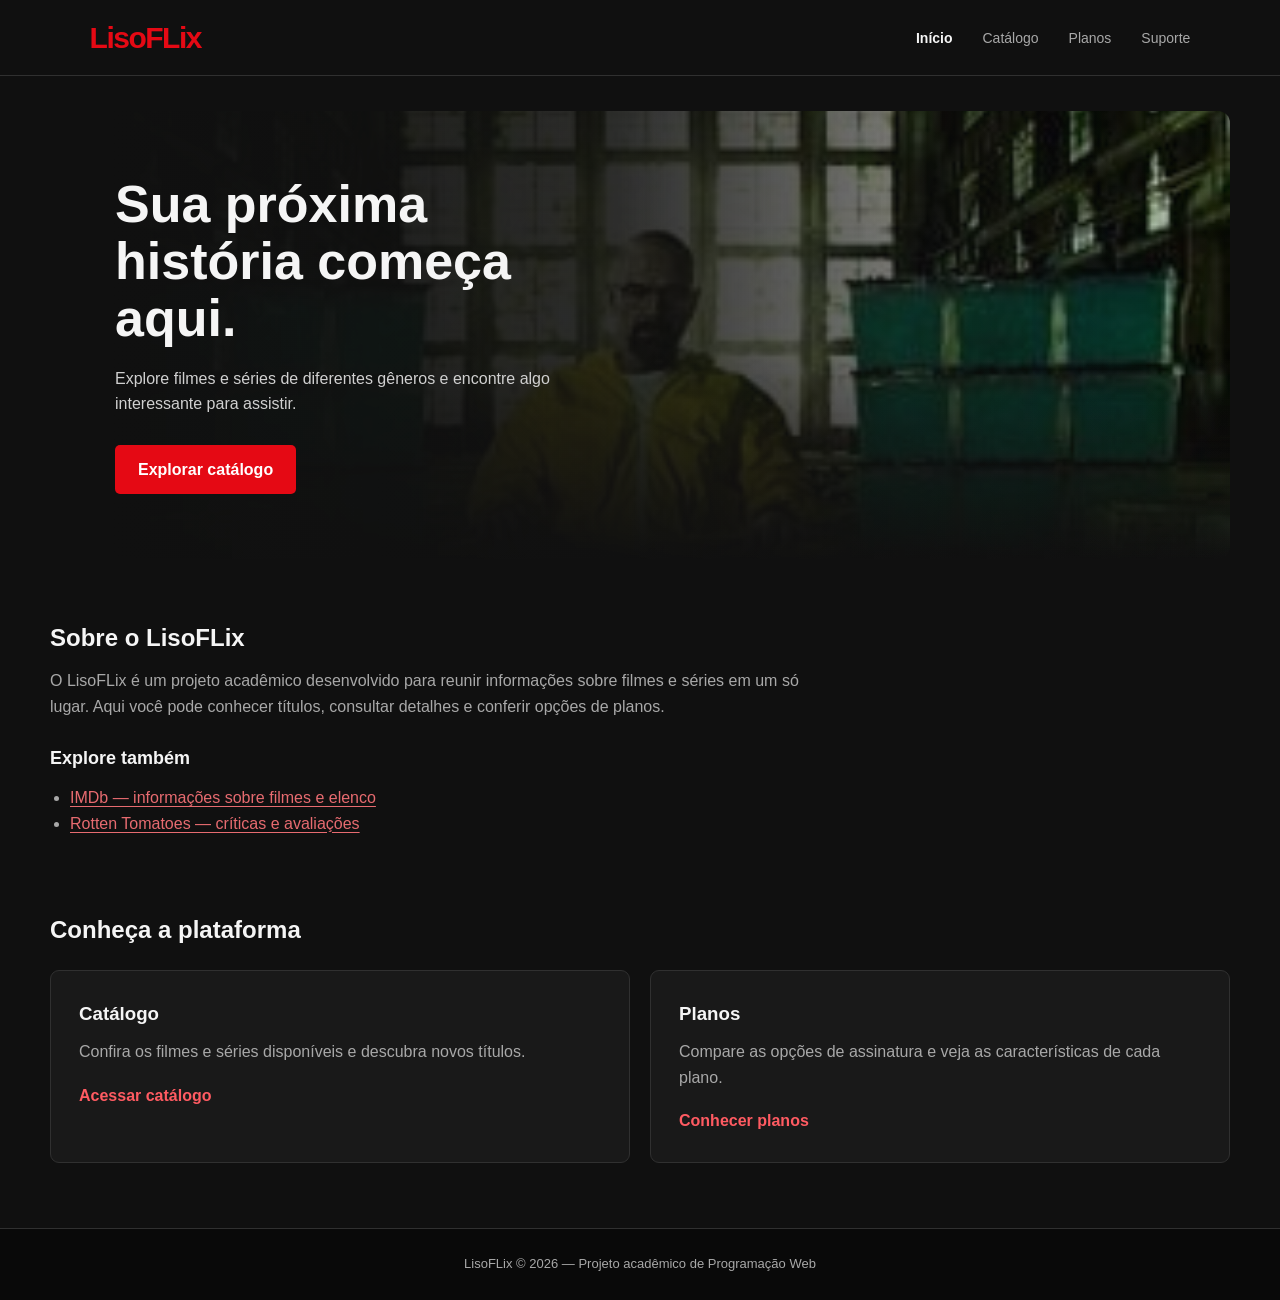
<file: index.html>
<!DOCTYPE html>
<html lang="pt-br">
<head>
  <meta charset="UTF-8">
  <meta name="viewport" content="width=device-width, initial-scale=1.0">
  <meta name="description" content="Conheça o LisoFLix, explore filmes e séries e encontre seu próximo título favorito.">
  <title>Início | LisoFLix</title>
  <link rel="stylesheet" href="style.css">
</head>

<body>
  <header class="cabecalho-principal">
    <div class="logo-marca">LisoFLix</div>

    <nav class="menu-navegacao" aria-label="Menu principal">
      <ul class="lista-links">
        <li><a href="index.html" class="link-menu" aria-current="page">Início</a></li>
        <li><a href="catalogo.html" class="link-menu">Catálogo</a></li>
        <li><a href="planos.html" class="link-menu">Planos</a></li>
        <li><a href="suporte.html" class="link-menu">Suporte</a></li>
      </ul>
    </nav>
  </header>

  <main class="conteudo-principal">

    <section id="banner-destaque" class="secao-banner">
      <div class="conteudo-banner">
        <h1 class="titulo-banner">Sua próxima história começa aqui.</h1>

        <p class="subtitulo-banner">
          Explore filmes e séries de diferentes gêneros e encontre algo
          interessante para assistir.
        </p>

        <a href="catalogo.html" class="botao-vermelho">
          Explorar catálogo
        </a>
      </div>
    </section>

    <section class="secao-sobre">
      <h2 class="titulo-secao">Sobre o LisoFLix</h2>

      <p class="paragrafo-texto">
        O LisoFLix é um projeto acadêmico desenvolvido para reunir
        informações sobre filmes e séries em um só lugar. Aqui você pode
        conhecer títulos, consultar detalhes e conferir opções de planos.
      </p>

      <h3 class="subtitulo-links">Explore também</h3>

      <ul class="lista-externa">
        <li>
          <a
            href="https://www.imdb.com"
            target="_blank"
            rel="noopener noreferrer"
            class="link-externo"
          >
            IMDb — informações sobre filmes e elenco
          </a>
        </li>

        <li>
          <a
            href="https://www.rottentomatoes.com"
            target="_blank"
            rel="noopener noreferrer"
            class="link-externo"
          >
            Rotten Tomatoes — críticas e avaliações
          </a>
        </li>
      </ul>
    </section>

    <section class="secao-atalhos">
      <h2 class="titulo-secao">Conheça a plataforma</h2>

      <div class="grande-atalhos">
        <div class="card-atalho">
          <h3>Catálogo</h3>
          <p>
            Confira os filmes e séries disponíveis e descubra novos títulos.
          </p>
          <a href="catalogo.html" class="link-card">
            Acessar catálogo
          </a>
        </div>

        <div class="card-atalho">
          <h3>Planos</h3>
          <p>
            Compare as opções de assinatura e veja as características de cada plano.
          </p>
          <a href="planos.html" class="link-card">
            Conhecer planos
          </a>
        </div>
      </div>
    </section>

  </main>

  <footer class="rodape-principal">
    <p class="texto-rodape">
      LisoFLix © 2026 — Projeto acadêmico de Programação Web
    </p>
  </footer>

  <script src="script.js"></script>
</body>
</html>
</file>
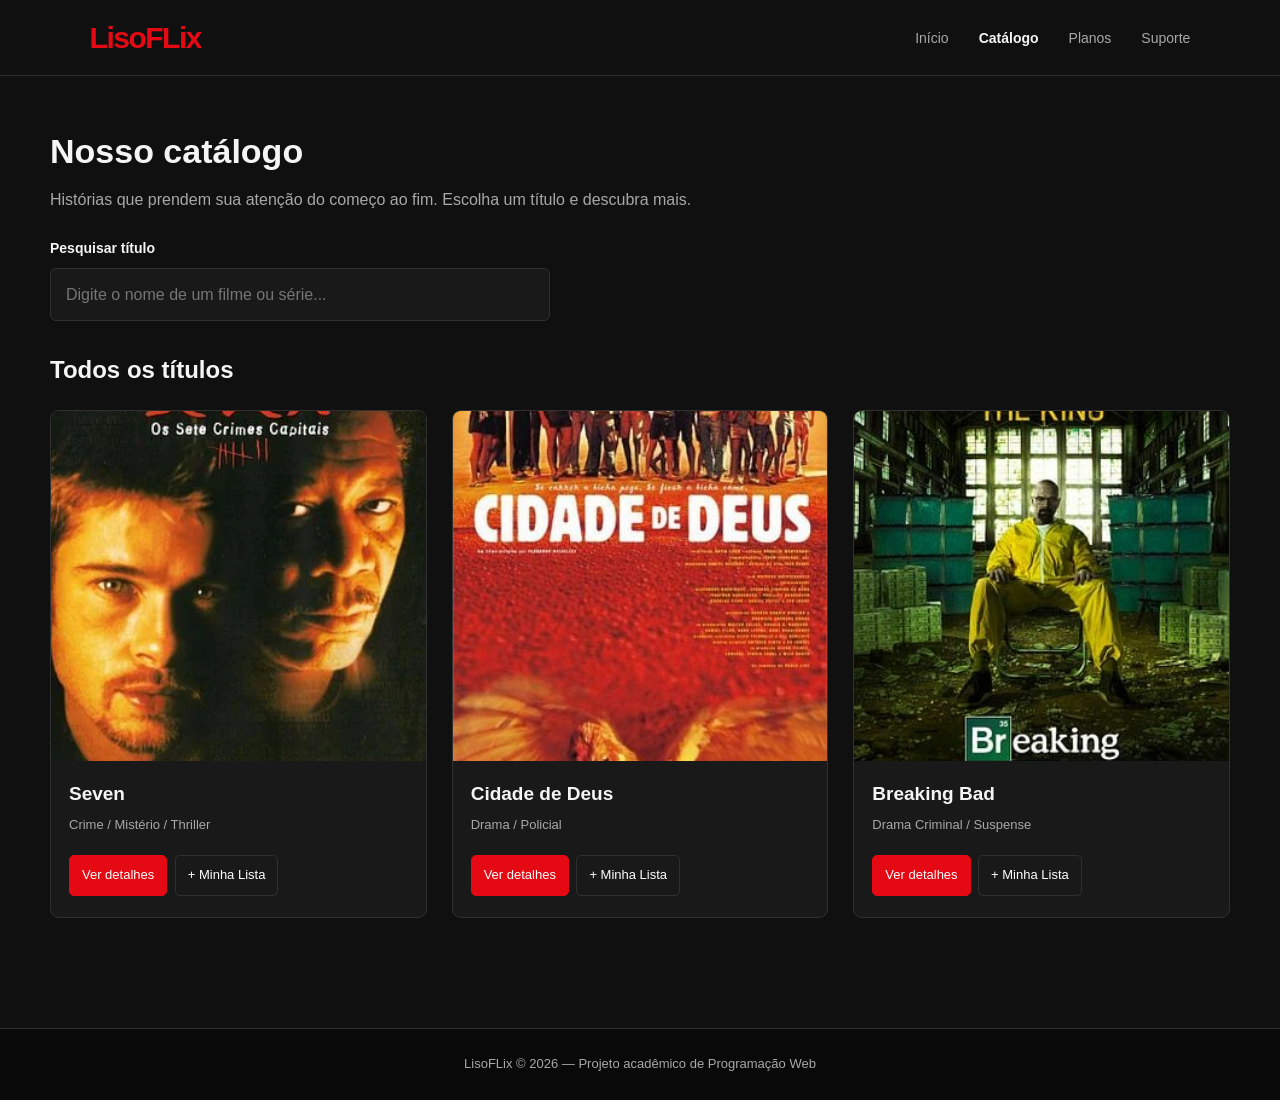
<file: catalogo.html>
<!DOCTYPE html>
<html lang="pt-br">
<head>
  <meta charset="UTF-8">
  <meta name="viewport" content="width=device-width, initial-scale=1.0">
  <meta name="description" content="Explore o catálogo de filmes e séries do LisoFlix.">
  <title>Catálogo | LisoFLix</title>
  <link rel="stylesheet" href="style.css">
</head>

<body>
  <header class="cabecalho-principal">
    <div class="logo-marca">LisoFLix</div>

    <nav class="menu-navegacao" aria-label="Menu principal">
      <ul class="lista-links">
        <li><a href="index.html" class="link-menu">Início</a></li>
        <li><a href="catalogo.html" class="link-menu" aria-current="page">Catálogo</a></li>
        <li><a href="planos.html" class="link-menu">Planos</a></li>
        <li><a href="suporte.html" class="link-menu">Suporte</a></li>
      </ul>
    </nav>
  </header>

  <main class="conteudo-principal">

    <section class="secao-busca">
      <h1 class="titulo-pagina">Nosso catálogo</h1>

      <p class="descricao-catalogo">
        Histórias que prendem sua atenção do começo ao fim.
        Escolha um título e descubra mais.
      </p>

      <label for="campo-busca" class="rotulo-busca">
        Pesquisar título
      </label>

      <input
        type="search"
        id="campo-busca"
        class="input-pesquisa"
        placeholder="Digite o nome de um filme ou série..."
      >
    </section>

    <section class="secao-catalogo">
      <h2 class="titulo-secao">Todos os títulos</h2>

      <div id="lista-filmes" class="grade-filmes">

        <article class="card-filme" data-titulo="seven">
          <img
            src="imagens/filme1.jpg"
            alt="Pôster do filme Seven"
            class="capa-filme"
          >

          <div class="informacoes-filme">
            <h3 class="titulo-filme">Seven</h3>
            <p class="genero-filme">Crime / Mistério / Thriller</p>

            <a href="detalhes.html?filme=seven" class="botao-detalhes">
              Ver detalhes
            </a>

            <button type="button" class="botao-lista" data-filme="Seven">
              + Minha Lista
            </button>
          </div>
        </article>

        <article class="card-filme" data-titulo="cidade de deus">
          <img
            src="imagens/filme2.jpg"
            alt="Pôster do filme Cidade de Deus"
            class="capa-filme"
          >

          <div class="informacoes-filme">
            <h3 class="titulo-filme">Cidade de Deus</h3>
            <p class="genero-filme">Drama / Policial</p>

            <a href="detalhes.html?filme=cidade-de-deus" class="botao-detalhes">
              Ver detalhes
            </a>

            <button type="button" class="botao-lista" data-filme="Cidade de Deus">
              + Minha Lista
            </button>
          </div>
        </article>

        <article class="card-filme" data-titulo="breaking bad">
          <img
            src="imagens/filme3.jpg"
            alt="Pôster da série Breaking Bad"
            class="capa-filme"
          >

          <div class="informacoes-filme">
            <h3 class="titulo-filme">Breaking Bad</h3>
            <p class="genero-filme">Drama Criminal / Suspense</p>

            <a href="detalhes.html?filme=breaking-bad" class="botao-detalhes">
              Ver detalhes
            </a>

            <button type="button" class="botao-lista" data-filme="Breaking Bad">
              + Minha Lista
            </button>
          </div>
        </article>

      </div>

      <p id="mensagem-vazia" class="mensagem-vazia" hidden>
        Nenhum título encontrado. Tente outra pesquisa.
      </p>
    </section>

  </main>

  <footer class="rodape-principal">
    <p class="texto-rodape">
      LisoFLix © 2026 — Projeto acadêmico de Programação Web
    </p>
  </footer>

  <script src="script.js"></script>
</body>
</html>
</file>
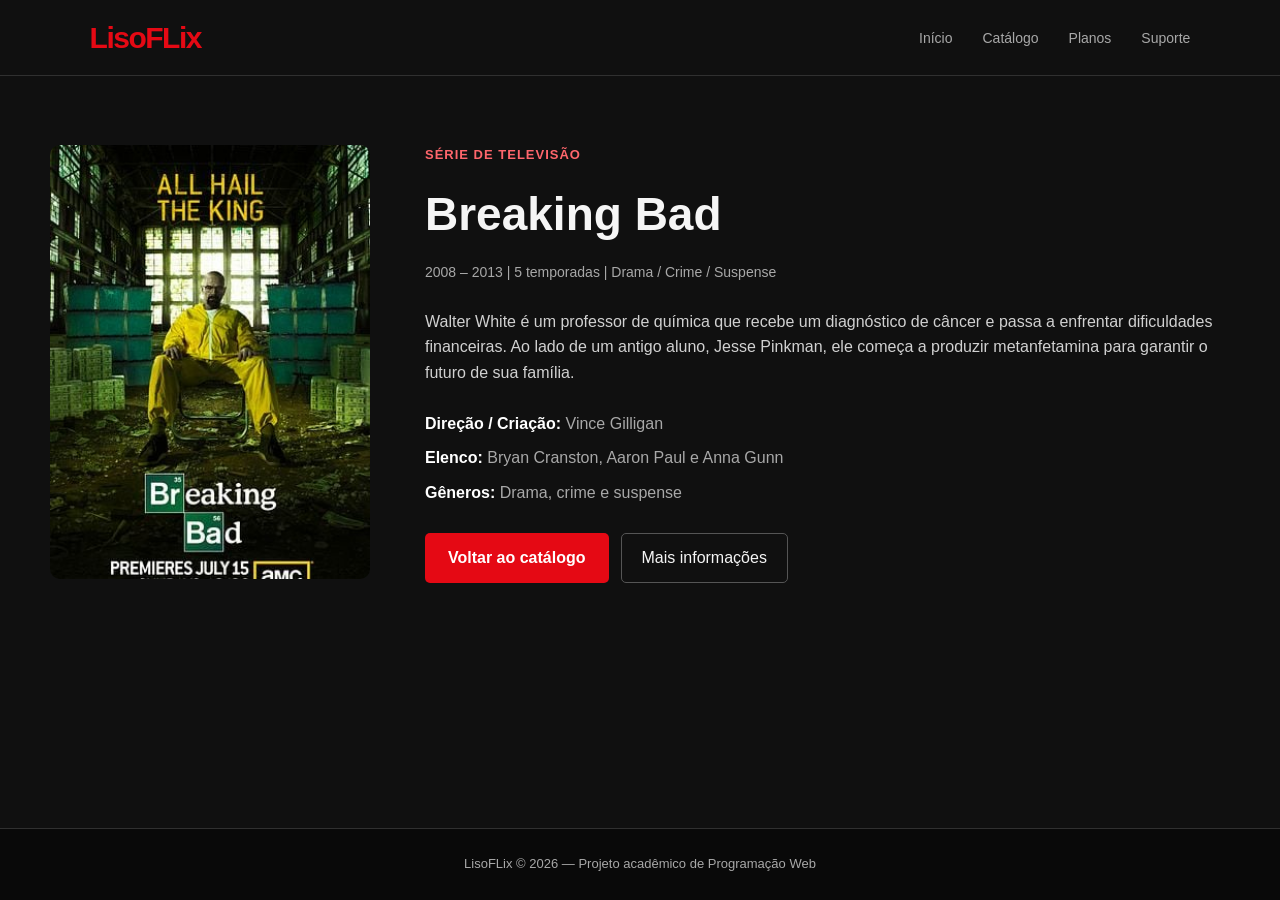
<file: detalhes.html>
<!DOCTYPE html>
<html lang="pt-br">
<head>
  <meta charset="UTF-8">
  <meta name="viewport" content="width=device-width, initial-scale=1.0">
  <meta name="description" content="Conheça os detalhes dos filmes e séries do LisoFLix.">
  <title>Detalhes | LisoFLix</title>
  <link rel="stylesheet" href="style.css">
</head>

<body>
  <header class="cabecalho-principal">
    <div class="logo-marca">LisoFLix</div>

    <nav class="menu-navegacao" aria-label="Menu principal">
      <ul class="lista-links">
        <li><a href="index.html" class="link-menu">Início</a></li>
        <li><a href="catalogo.html" class="link-menu">Catálogo</a></li>
        <li><a href="planos.html" class="link-menu">Planos</a></li>
        <li><a href="suporte.html" class="link-menu">Suporte</a></li>
      </ul>
    </nav>
  </header>

  <main class="conteudo-principal">

    <section class="detalhes-serie">

      <div class="imagem-detalhes">
        <img
          id="imagem-filme"
          src="imagens/filme3.jpg"
          alt="Pôster do título selecionado"
          class="capa-detalhes"
        >
      </div>

      <div class="conteudo-detalhes">

        <span class="etiqueta-detalhes" id="tipo-filme">
          Série de televisão
        </span>

        <h1 class="titulo-detalhes" id="titulo-filme">
          Breaking Bad
        </h1>

        <p class="informacoes-basicas" id="informacoes-filme">
          2008 – 2013 | 5 temporadas | Drama / Crime / Suspense
        </p>

        <p class="sinopse-detalhes" id="sinopse-filme">
          Walter White é um professor de química que recebe um diagnóstico
          de câncer e passa a enfrentar dificuldades financeiras. Ao lado
          de um antigo aluno, Jesse Pinkman, ele começa a produzir
          metanfetamina para garantir o futuro de sua família.
        </p>

        <div class="dados-serie">
          <p>
            <strong>Direção / Criação:</strong>
            <span id="criacao-filme">Vince Gilligan</span>
          </p>

          <p>
            <strong>Elenco:</strong>
            <span id="elenco-filme">Bryan Cranston, Aaron Paul e Anna Gunn</span>
          </p>

          <p>
            <strong>Gêneros:</strong>
            <span id="generos-filme">Drama, crime e suspense</span>
          </p>
        </div>

        <div class="botoes-detalhes">
          <a href="catalogo.html" class="botao-vermelho">
            Voltar ao catálogo
          </a>

          <a
            id="link-imdb"
            href="https://www.imdb.com/pt/title/tt0903747/"
            target="_blank"
            rel="noopener noreferrer"
            class="botao-secundario"
          >
            Mais informações
          </a>
        </div>

      </div>
    </section>

  </main>

  <footer class="rodape-principal">
    <p class="texto-rodape">
      LisoFLix © 2026 — Projeto acadêmico de Programação Web
    </p>
  </footer>

  <script src="script.js"></script>
</body>
</html>
</file>
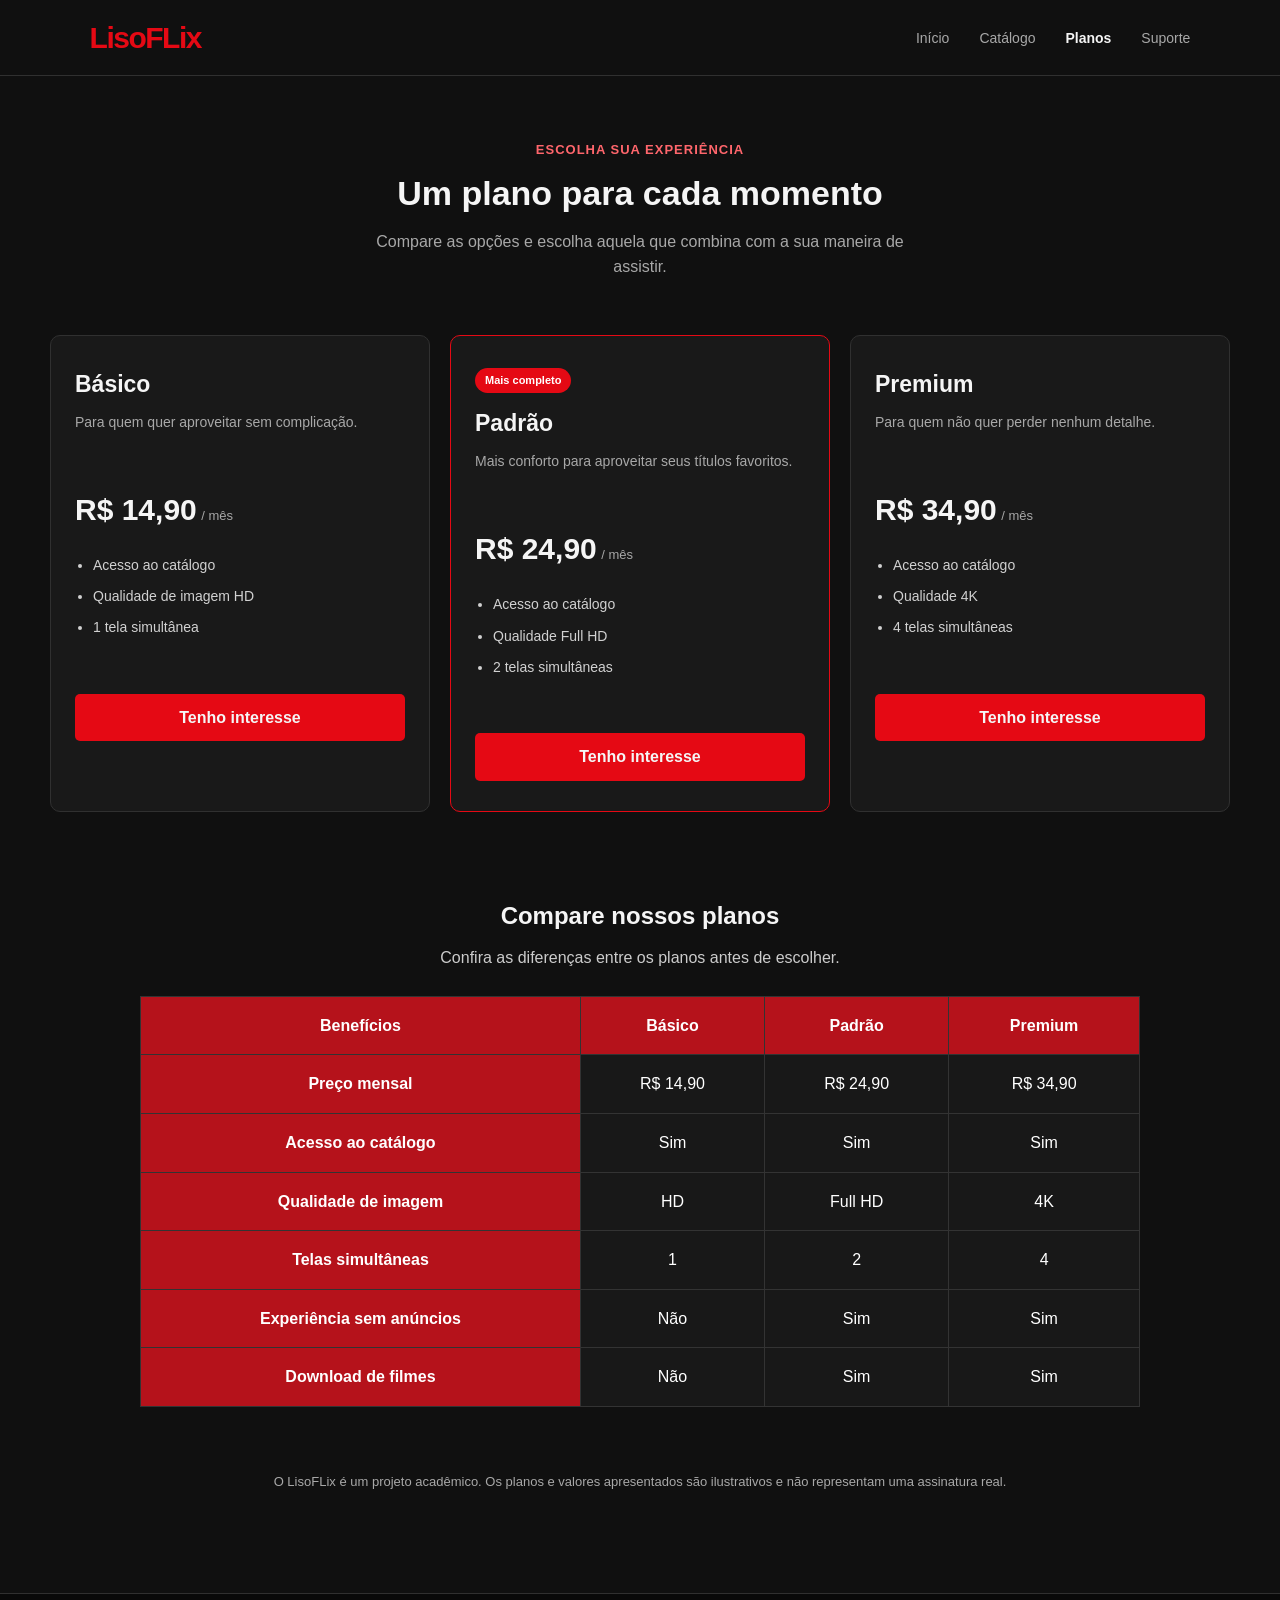
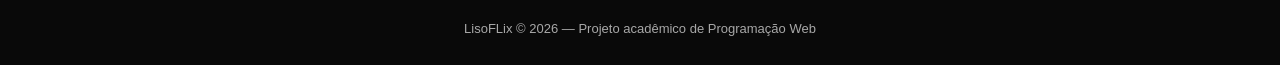
<file: planos.html>
<!DOCTYPE html>
<html lang="pt-br">
<head>
  <meta charset="UTF-8">
  <meta name="viewport" content="width=device-width, initial-scale=1.0">
  <meta name="description" content="Confira os planos disponíveis no LisoFLix.">
  <title>Planos | LisoFLix</title>
  <link rel="stylesheet" href="style.css">
</head>

<body>
  <header class="cabecalho-principal">
    <div class="logo-marca">LisoFLix</div>

    <nav class="menu-navegacao" aria-label="Menu principal">
      <ul class="lista-links">
        <li><a href="index.html" class="link-menu">Início</a></li>
        <li><a href="catalogo.html" class="link-menu">Catálogo</a></li>
        <li><a href="planos.html" class="link-menu" aria-current="page">Planos</a></li>
        <li><a href="suporte.html" class="link-menu">Suporte</a></li>
      </ul>
    </nav>
  </header>

  <main class="conteudo-principal">

    <section class="introducao-planos">
      <span class="etiqueta-detalhes">Escolha sua experiência</span>

      <h1 class="titulo-pagina">Um plano para cada momento</h1>

      <p class="descricao-planos">
        Compare as opções e escolha aquela que combina com a sua
        maneira de assistir.
      </p>
    </section>

    <section class="secao-planos">

      <article class="card-plano">
        <h2 class="nome-plano">Básico</h2>

        <p class="descricao-plano">
          Para quem quer aproveitar sem complicação.
        </p>

        <p class="preco-plano">
          <strong>R$ 14,90</strong>
          <span>/ mês</span>
        </p>

        <ul class="lista-beneficios">
          <li>Acesso ao catálogo</li>
          <li>Qualidade de imagem HD</li>
          <li>1 tela simultânea</li>
        </ul>

        <a href="suporte.html" class="botao-plano">
          Tenho interesse
        </a>
      </article>

      <article class="card-plano plano-destaque">
        <span class="etiqueta-destaque">Mais completo</span>

        <h2 class="nome-plano">Padrão</h2>

        <p class="descricao-plano">
          Mais conforto para aproveitar seus títulos favoritos.
        </p>

        <p class="preco-plano">
          <strong>R$ 24,90</strong>
          <span>/ mês</span>
        </p>

        <ul class="lista-beneficios">
          <li>Acesso ao catálogo</li>
          <li>Qualidade Full HD</li>
          <li>2 telas simultâneas</li>
        </ul>

        <a href="suporte.html" class="botao-plano">
          Tenho interesse
        </a>
      </article>

      <article class="card-plano">
        <h2 class="nome-plano">Premium</h2>

        <p class="descricao-plano">
          Para quem não quer perder nenhum detalhe.
        </p>

        <p class="preco-plano">
          <strong>R$ 34,90</strong>
          <span>/ mês</span>
        </p>

        <ul class="lista-beneficios">
          <li>Acesso ao catálogo</li>
          <li>Qualidade 4K</li>
          <li>4 telas simultâneas</li>
        </ul>

        <a href="suporte.html" class="botao-plano">
          Tenho interesse
        </a>
      </article>

    </section>

    <!-- TABELA COMPARATIVA DOS PLANOS -->
    <section class="secao-tabela">
      <h2>Compare nossos planos</h2>

      <p>
        Confira as diferenças entre os planos antes de escolher.
      </p>

      <table class="tabela-planos">
        <thead>
          <tr>
            <th scope="col">Benefícios</th>
            <th scope="col">Básico</th>
            <th scope="col">Padrão</th>
            <th scope="col">Premium</th>
          </tr>
        </thead>

        <tbody>
          <tr>
            <th scope="row">Preço mensal</th>
            <td>R$ 14,90</td>
            <td>R$ 24,90</td>
            <td>R$ 34,90</td>
          </tr>

          <tr>
            <th scope="row">Acesso ao catálogo</th>
            <td>Sim</td>
            <td>Sim</td>
            <td>Sim</td>
          </tr>

          <tr>
            <th scope="row">Qualidade de imagem</th>
            <td>HD</td>
            <td>Full HD</td>
            <td>4K</td>
          </tr>

          <tr>
            <th scope="row">Telas simultâneas</th>
            <td>1</td>
            <td>2</td>
            <td>4</td>
          </tr>

          <tr>
            <th scope="row">Experiência sem anúncios</th>
            <td>Não</td>
            <td>Sim</td>
            <td>Sim</td>
          </tr>

          <tr>
            <th scope="row">Download de filmes</th>
            <td>Não</td>
            <td>Sim</td>
            <td>Sim</td>
          </tr>
        </tbody>
      </table>
    </section>

    <section class="observacao-planos">
      <p>
        O LisoFLix é um projeto acadêmico. Os planos e valores apresentados
        são ilustrativos e não representam uma assinatura real.
      </p>
    </section>

  </main>

  <footer class="rodape-principal">
    <p class="texto-rodape">
      LisoFLix © 2026 — Projeto acadêmico de Programação Web
    </p>
  </footer>

  <script src="script.js"></script>
</body>
</html>
</file>
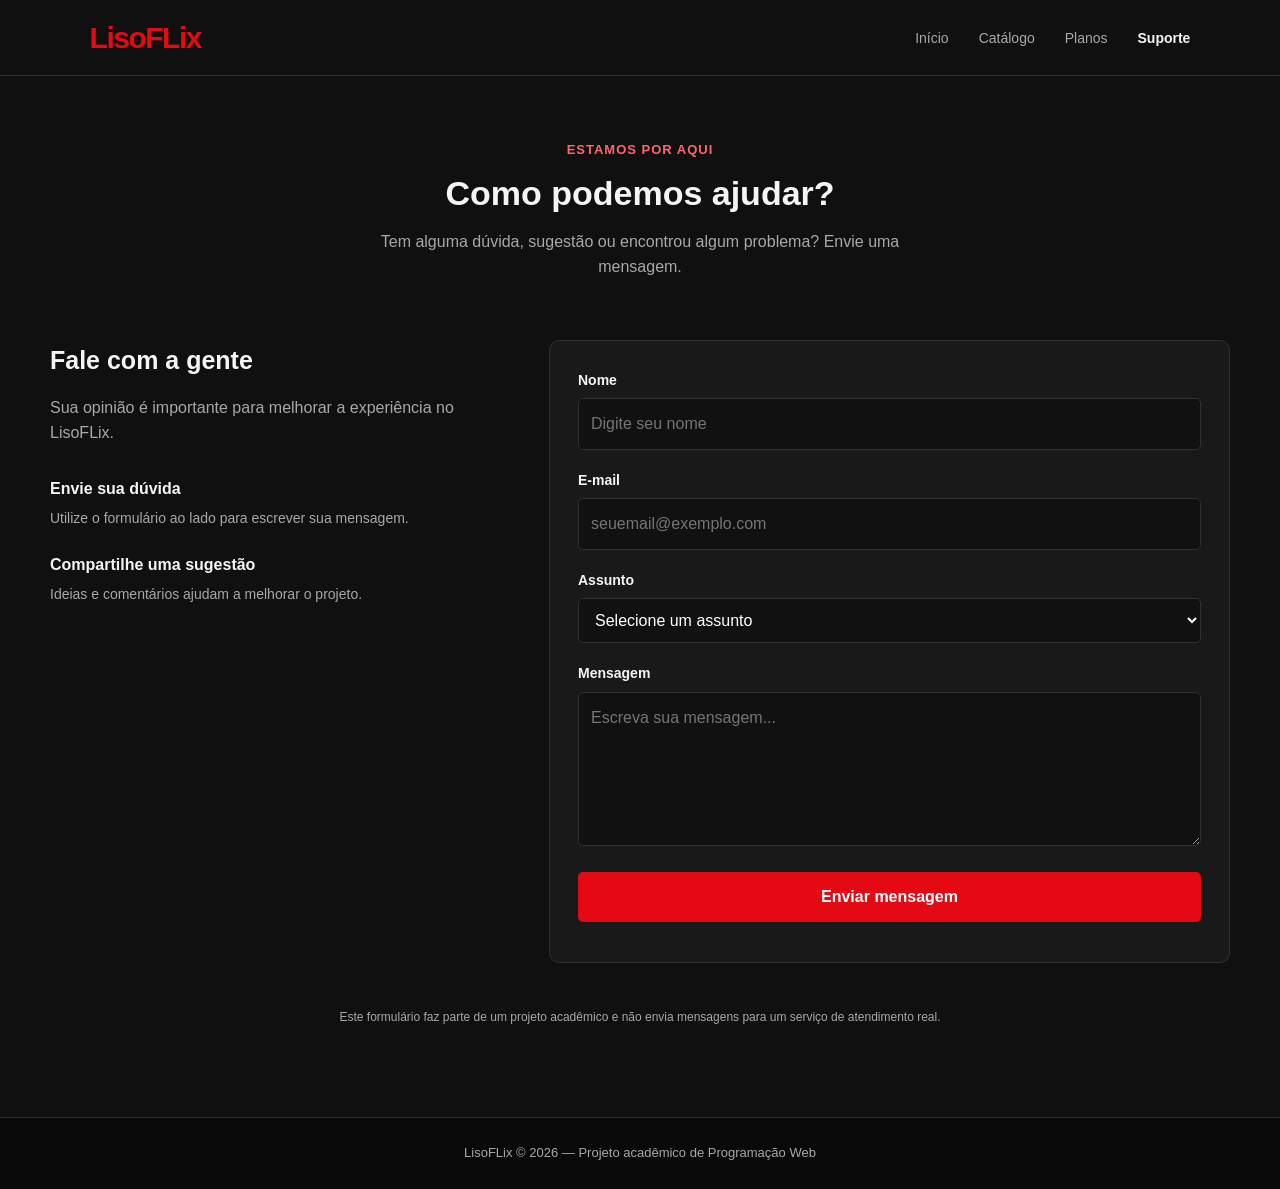
<file: suporte.html>
<!DOCTYPE html>
<html lang="pt-br">
<head>
  <meta charset="UTF-8">
  <meta name="viewport" content="width=device-width, initial-scale=1.0">
  <meta name="description" content="Entre em contato com a equipe do LisoFLix.">
  <title>Suporte | LisoFLix</title>
  <link rel="stylesheet" href="style.css">
</head>

<body>
  <header class="cabecalho-principal">
    <div class="logo-marca">LisoFLix</div>

    <nav class="menu-navegacao" aria-label="Menu principal">
      <ul class="lista-links">
        <li><a href="index.html" class="link-menu">Início</a></li>
        <li><a href="catalogo.html" class="link-menu">Catálogo</a></li>
        <li><a href="planos.html" class="link-menu">Planos</a></li>
        <li><a href="suporte.html" class="link-menu" aria-current="page">Suporte</a></li>
      </ul>
    </nav>
  </header>

  <main class="conteudo-principal">

    <section class="introducao-suporte">
      <span class="etiqueta-detalhes">Estamos por aqui</span>

      <h1 class="titulo-pagina">Como podemos ajudar?</h1>

      <p class="descricao-suporte">
        Tem alguma dúvida, sugestão ou encontrou algum problema?
        Envie uma mensagem.
      </p>
    </section>

    <section class="area-contato">

      <div class="informacoes-contato">
        <h2>Fale com a gente</h2>

        <p>
          Sua opinião é importante para melhorar a experiência
          no LisoFLix.
        </p>

        <div class="item-contato">
          <h3>Envie sua dúvida</h3>
          <p>Utilize o formulário ao lado para escrever sua mensagem.</p>
        </div>

        <div class="item-contato">
          <h3>Compartilhe uma sugestão</h3>
          <p>Ideias e comentários ajudam a melhorar o projeto.</p>
        </div>
      </div>

      <form id="formulario-contato" class="formulario-contato">

        <div class="campo-formulario">
          <label for="nome">Nome</label>
          <input
            type="text"
            id="nome"
            name="nome"
            placeholder="Digite seu nome"
            required
          >
        </div>

        <div class="campo-formulario">
          <label for="email">E-mail</label>
          <input
            type="email"
            id="email"
            name="email"
            placeholder="seuemail@exemplo.com"
            required
          >
        </div>

        <div class="campo-formulario">
          <label for="assunto">Assunto</label>
          <select id="assunto" name="assunto" required>
            <option value="">Selecione um assunto</option>
            <option value="duvida">Dúvida</option>
            <option value="sugestao">Sugestão</option>
            <option value="problema">Problema no site</option>
            <option value="outro">Outro</option>
          </select>
        </div>

        <div class="campo-formulario">
          <label for="mensagem">Mensagem</label>
          <textarea
            id="mensagem"
            name="mensagem"
            rows="5"
            placeholder="Escreva sua mensagem..."
            required
          ></textarea>
        </div>

        <button type="submit" class="botao-enviar">
          Enviar mensagem
        </button>

        <p id="mensagem-formulario" class="mensagem-formulario" aria-live="polite"></p>

      </form>

    </section>

    <p class="aviso-academico">
      Este formulário faz parte de um projeto acadêmico e não envia
      mensagens para um serviço de atendimento real.
    </p>

  </main>

  <footer class="rodape-principal">
    <p class="texto-rodape">
      LisoFLix © 2026 — Projeto acadêmico de Programação Web
    </p>
  </footer>

  <script src="script.js"></script>
</body>
</html>
</file>
<file: style.css>
/* 1. Configurações gerais */

:root {
  --cor-fundo: #101010;
  --cor-superficie: #191919;
  --cor-superficie-clara: #222222;
  --cor-vermelho: #e50914;
  --cor-vermelho-escuro: #b20710;
  --cor-texto: #f5f5f5;
  --cor-texto-secundario: #a8a8a8;
  --cor-borda: #303030;
  --largura-conteudo: 1180px;
}

* {
  margin: 0;
  padding: 0;
  box-sizing: border-box;
}

html {
  scroll-behavior: smooth;
}

body {
  min-height: 100vh;
  display: flex;
  flex-direction: column;
  background-color: var(--cor-fundo);
  color: var(--cor-texto);
  font-family: Arial, Helvetica, sans-serif;
  line-height: 1.6;
}

a {
  color: inherit;
  text-decoration: none;
}

button,
input,
select,
textarea {
  font: inherit;
}

button,
a {
  -webkit-tap-highlight-color: transparent;
}

img {
  display: block;
  max-width: 100%;
}


/* 2. Cabeçalho e navegação */

.cabecalho-principal {
  width: 100%;
  min-height: 76px;
  padding: 0 7%;
  display: flex;
  align-items: center;
  justify-content: space-between;
  gap: 25px;
  background-color: rgba(16, 16, 16, 0.97);
  border-bottom: 1px solid var(--cor-borda);
}

.logo-marca {
  color: var(--cor-vermelho);
  font-size: 30px;
  font-weight: 800;
  letter-spacing: -1.5px;
}

.menu-navegacao {
  display: flex;
  align-items: center;
}

.lista-links {
  display: flex;
  align-items: center;
  gap: 30px;
  list-style: none;
}

.link-menu {
  color: var(--cor-texto-secundario);
  font-size: 14px;
  transition: color 0.2s ease;
}

.link-menu:hover,
.link-menu[aria-current="page"] {
  color: var(--cor-texto);
}

.link-menu[aria-current="page"] {
  font-weight: bold;
}


/* 3. Estrutura principal */

.conteudo-principal {
  width: min(100% - 40px, var(--largura-conteudo));
  margin: 0 auto;
  flex: 1;
}

.titulo-pagina,
.titulo-secao {
  font-size: clamp(25px, 4vw, 34px);
  line-height: 1.2;
  margin-bottom: 15px;
}

.titulo-secao {
  font-size: 24px;
}

.paragrafo-texto,
.descricao-catalogo,
.descricao-planos,
.descricao-suporte {
  color: var(--cor-texto-secundario);
}


/* 4. Página inicial */

.secao-banner {
  min-height: 420px;
  margin-top: 35px;
  padding: 65px;
  display: flex;
  align-items: center;
  border-radius: 12px;
  background:
    linear-gradient(90deg, #101010 5%, rgba(16, 16, 16, 0.88) 48%, rgba(16, 16, 16, 0.2)),
    linear-gradient(0deg, #101010 0%, transparent 45%),
    url("imagens/filme3.jpg") center 30% / cover;
  overflow: hidden;
}

.conteudo-banner {
  max-width: 520px;
}

.titulo-banner {
  max-width: 500px;
  margin-bottom: 18px;
  font-size: clamp(34px, 5vw, 52px);
  line-height: 1.1;
}

.subtitulo-banner {
  max-width: 440px;
  margin-bottom: 28px;
  color: #d0d0d0;
  font-size: 16px;
}

.botao-vermelho {
  display: inline-block;
  padding: 12px 23px;
  border-radius: 5px;
  background-color: var(--cor-vermelho);
  color: white;
  font-weight: bold;
  transition: background-color 0.2s ease, transform 0.2s ease;
}

.botao-vermelho:hover {
  background-color: var(--cor-vermelho-escuro);
  transform: translateY(-2px);
}

.secao-sobre,
.secao-atalhos {
  padding: 65px 0 15px;
}

.secao-sobre .paragrafo-texto {
  max-width: 750px;
  margin-bottom: 25px;
}

.subtitulo-links {
  margin-bottom: 12px;
  font-size: 18px;
}

.lista-externa {
  padding-left: 20px;
  color: var(--cor-texto-secundario);
}

.link-externo {
  color: #e76b70;
  text-decoration: underline;
  text-underline-offset: 3px;
}

.grande-atalhos {
  display: grid;
  grid-template-columns: repeat(2, minmax(0, 1fr));
  gap: 20px;
  margin-top: 25px;
}

.card-atalho {
  padding: 28px;
  background-color: var(--cor-superficie);
  border: 1px solid var(--cor-borda);
  border-radius: 9px;
}

.card-atalho h3 {
  margin-bottom: 10px;
}

.card-atalho p {
  margin-bottom: 18px;
  color: var(--cor-texto-secundario);
}

.link-card {
  color: #ff5b62;
  font-weight: bold;
}


/* 5. Catálogo */

.secao-busca {
  padding: 55px 0 35px;
}

.descricao-catalogo {
  margin-bottom: 25px;
}

.rotulo-busca {
  display: block;
  margin-bottom: 8px;
  font-size: 14px;
  font-weight: bold;
}

.input-pesquisa {
  width: 100%;
  max-width: 500px;
  padding: 13px 15px;
  background-color: var(--cor-superficie);
  border: 1px solid var(--cor-borda);
  border-radius: 6px;
  color: white;
  outline: none;
}

.input-pesquisa:focus {
  border-color: var(--cor-vermelho);
}

.secao-catalogo {
  padding-bottom: 60px;
}

.grade-filmes {
  display: grid;
  grid-template-columns: repeat(3, minmax(0, 1fr));
  gap: 25px;
  margin-top: 25px;
}

.card-filme {
  min-width: 0;
  overflow: hidden;
  background-color: var(--cor-superficie);
  border: 1px solid var(--cor-borda);
  border-radius: 9px;
  transition: transform 0.2s ease, border-color 0.2s ease;
}

.card-filme:hover {
  transform: translateY(-5px);
  border-color: #555;
}

.card-filme[hidden] {
  display: none;
}

.capa-filme {
  width: 100%;
  height: 350px;
  object-fit: cover;
  object-position: center;
}

.informacoes-filme {
  padding: 18px;
}

.titulo-filme {
  margin-bottom: 5px;
  font-size: 19px;
}

.genero-filme {
  margin-bottom: 17px;
  color: var(--cor-texto-secundario);
  font-size: 13px;
}

.botao-detalhes,
.botao-lista {
  display: inline-block;
  margin: 3px 3px 3px 0;
  padding: 9px 12px;
  border: 1px solid var(--cor-borda);
  border-radius: 5px;
  background-color: transparent;
  color: white;
  font-size: 13px;
  cursor: pointer;
  transition: background-color 0.2s ease;
}

.botao-detalhes {
  background-color: var(--cor-vermelho);
  border-color: var(--cor-vermelho);
}

.botao-detalhes:hover {
  background-color: var(--cor-vermelho-escuro);
}

.botao-lista:hover,
.botao-lista.adicionado {
  background-color: var(--cor-superficie-clara);
  border-color: #777;
}

.mensagem-vazia {
  margin-top: 25px;
  color: var(--cor-texto-secundario);
}


/* 6. Detalhes da série */

.detalhes-serie {
  display: grid;
  grid-template-columns: 320px minmax(0, 1fr);
  align-items: center;
  gap: 55px;
  padding: 65px 0;
}

.imagem-detalhes {
  overflow: hidden;
  border-radius: 10px;
}

.capa-detalhes {
  width: 100%;
  max-height: 460px;
  object-fit: cover;
}

.etiqueta-detalhes {
  display: inline-block;
  margin-bottom: 12px;
  color: #ff666c;
  font-size: 13px;
  font-weight: bold;
  text-transform: uppercase;
  letter-spacing: 1px;
}

.titulo-detalhes {
  margin-bottom: 10px;
  font-size: clamp(32px, 5vw, 46px);
}

.informacoes-basicas {
  margin-bottom: 25px;
  color: var(--cor-texto-secundario);
  font-size: 14px;
}

.sinopse-detalhes {
  margin-bottom: 25px;
  color: #d1d1d1;
}

.dados-serie {
  margin-bottom: 28px;
}

.dados-serie p {
  margin-bottom: 9px;
  color: var(--cor-texto-secundario);
}

.dados-serie strong {
  color: white;
}

.botoes-detalhes {
  display: flex;
  flex-wrap: wrap;
  gap: 12px;
}

.botao-secundario {
  display: inline-block;
  padding: 11px 20px;
  border: 1px solid #555;
  border-radius: 5px;
  transition: background-color 0.2s ease;
}

.botao-secundario:hover {
  background-color: var(--cor-superficie-clara);
}


/* 7. Planos */

.introducao-planos {
  padding: 60px 0 35px;
  text-align: center;
}

.descricao-planos {
  max-width: 550px;
  margin: 0 auto;
}

.secao-planos {
  display: grid;
  grid-template-columns: repeat(3, minmax(0, 1fr));
  align-items: stretch;
  gap: 20px;
  padding: 20px 0 35px;
}

.card-plano {
  position: relative;
  padding: 30px 24px;
  background-color: var(--cor-superficie);
  border: 1px solid var(--cor-borda);
  border-radius: 10px;
}

.plano-destaque {
  border-color: var(--cor-vermelho);
}

.etiqueta-destaque {
  display: inline-block;
  margin-bottom: 12px;
  padding: 4px 10px;
  border-radius: 20px;
  background-color: var(--cor-vermelho);
  color: white;
  font-size: 11px;
  font-weight: bold;
}

.nome-plano {
  margin-bottom: 8px;
  font-size: 23px;
}

.descricao-plano {
  min-height: 55px;
  color: var(--cor-texto-secundario);
  font-size: 14px;
}

.preco-plano {
  margin: 20px 0;
}

.preco-plano strong {
  font-size: 30px;
}

.preco-plano span {
  color: var(--cor-texto-secundario);
  font-size: 13px;
}

.lista-beneficios {
  min-height: 115px;
  padding-left: 18px;
  color: #d1d1d1;
  font-size: 14px;
}

.lista-beneficios li {
  margin-bottom: 9px;
}

.botao-plano {
  display: block;
  margin-top: 25px;
  padding: 11px;
  border-radius: 5px;
  background-color: var(--cor-vermelho);
  text-align: center;
  font-weight: bold;
  transition: background-color 0.2s ease;
}

.botao-plano:hover {
  background-color: var(--cor-vermelho-escuro);
}

.observacao-planos {
  padding: 15px 0 50px;
  color: var(--cor-texto-secundario);
  font-size: 13px;
  text-align: center;
}


/* 8. Suporte */

.introducao-suporte {
  padding: 60px 0 35px;
  text-align: center;
}

.descricao-suporte {
  max-width: 570px;
  margin: 0 auto;
}

.area-contato {
  display: grid;
  grid-template-columns: 0.8fr 1.2fr;
  gap: 45px;
  padding: 25px 0 45px;
}

.informacoes-contato h2 {
  margin-bottom: 15px;
  font-size: 25px;
}

.informacoes-contato > p {
  margin-bottom: 30px;
  color: var(--cor-texto-secundario);
}

.item-contato {
  margin-bottom: 23px;
}

.item-contato h3 {
  margin-bottom: 5px;
  font-size: 16px;
}

.item-contato p {
  color: var(--cor-texto-secundario);
  font-size: 14px;
}

.formulario-contato {
  padding: 28px;
  background-color: var(--cor-superficie);
  border: 1px solid var(--cor-borda);
  border-radius: 10px;
}

.campo-formulario {
  margin-bottom: 19px;
}

.campo-formulario label {
  display: block;
  margin-bottom: 7px;
  font-size: 14px;
  font-weight: bold;
}

.campo-formulario input,
.campo-formulario select,
.campo-formulario textarea {
  width: 100%;
  padding: 12px;
  background-color: #111;
  border: 1px solid var(--cor-borda);
  border-radius: 5px;
  color: white;
  outline: none;
}

.campo-formulario input:focus,
.campo-formulario select:focus,
.campo-formulario textarea:focus {
  border-color: var(--cor-vermelho);
}

.campo-formulario textarea {
  resize: vertical;
}

.botao-enviar {
  width: 100%;
  padding: 12px;
  border: none;
  border-radius: 5px;
  background-color: var(--cor-vermelho);
  color: white;
  font-weight: bold;
  cursor: pointer;
  transition: background-color 0.2s ease;
}

.botao-enviar:hover {
  background-color: var(--cor-vermelho-escuro);
}

.mensagem-formulario {
  margin-top: 12px;
  font-size: 14px;
}

.aviso-academico {
  padding: 0 0 40px;
  color: var(--cor-texto-secundario);
  font-size: 12px;
  text-align: center;
}


/* 9. Rodapé */

.rodape-principal {
  margin-top: 50px;
  padding: 25px 20px;
  background-color: #090909;
  border-top: 1px solid var(--cor-borda);
  text-align: center;
}

.texto-rodape {
  color: var(--cor-texto-secundario);
  font-size: 13px;
}


/* 10. Acessibilidade */

a:focus-visible,
button:focus-visible,
input:focus-visible,
select:focus-visible,
textarea:focus-visible {
  outline: 2px solid #ff747a;
  outline-offset: 3px;
}


/* 11. Responsividade */

@media (max-width: 850px) {
  .cabecalho-principal {
    padding: 15px 5%;
    flex-wrap: wrap;
  }

  .grade-filmes {
    grid-template-columns: repeat(2, minmax(0, 1fr));
  }

  .secao-planos {
    grid-template-columns: 1fr;
    max-width: 500px;
    margin: 0 auto;
  }

  .detalhes-serie {
    grid-template-columns: 250px minmax(0, 1fr);
    gap: 30px;
  }

  .area-contato {
    grid-template-columns: 1fr;
  }
}

@media (max-width: 600px) {
  .cabecalho-principal {
    justify-content: center;
    gap: 12px;
  }

  .logo-marca {
    font-size: 27px;
  }

  .lista-links {
    justify-content: center;
    flex-wrap: wrap;
    gap: 12px 20px;
  }

  .conteudo-principal {
    width: min(100% - 28px, var(--largura-conteudo));
  }

  .secao-banner {
    min-height: 350px;
    padding: 30px 22px;
    background-position: center;
  }

  .titulo-banner {
    font-size: 34px;
  }

  .grande-atalhos,
  .grade-filmes {
    grid-template-columns: 1fr;
  }

  .capa-filme {
    height: 390px;
  }

  .detalhes-serie {
    grid-template-columns: 1fr;
    gap: 25px;
    padding: 40px 0;
  }

  .imagem-detalhes {
    max-width: 280px;
    margin: 0 auto;
  }

  .capa-detalhes {
    max-height: 400px;
  }

  .titulo-detalhes {
    font-size: 34px;
  }

  .formulario-contato {
    padding: 20px;
  }
}
/* TABELA DE PLANOS */

.secao-tabela {
    width: 90%;
    max-width: 1000px;
    margin: 50px auto;
    text-align: center;
}

.secao-tabela h2 {
    margin-bottom: 10px;
}

.secao-tabela p {
    margin-bottom: 25px;
    color: #ccc;
}

.tabela-planos {
    width: 100%;
    border-collapse: collapse;
    background-color: #181818;
    color: white;
}

.tabela-planos th,
.tabela-planos td {
    padding: 16px;
    border: 1px solid #333;
}

.tabela-planos th {
    background-color: #b5121b;
}

.tabela-planos td:first-child {
    text-align: left;
    font-weight: bold;
}

.tabela-planos tbody tr:hover {
    background-color: #292929;
}

@media (max-width: 600px) {
    .tabela-planos th,
    .tabela-planos td {
        padding: 9px 5px;
        font-size: 12px;
    }
}
</file>
